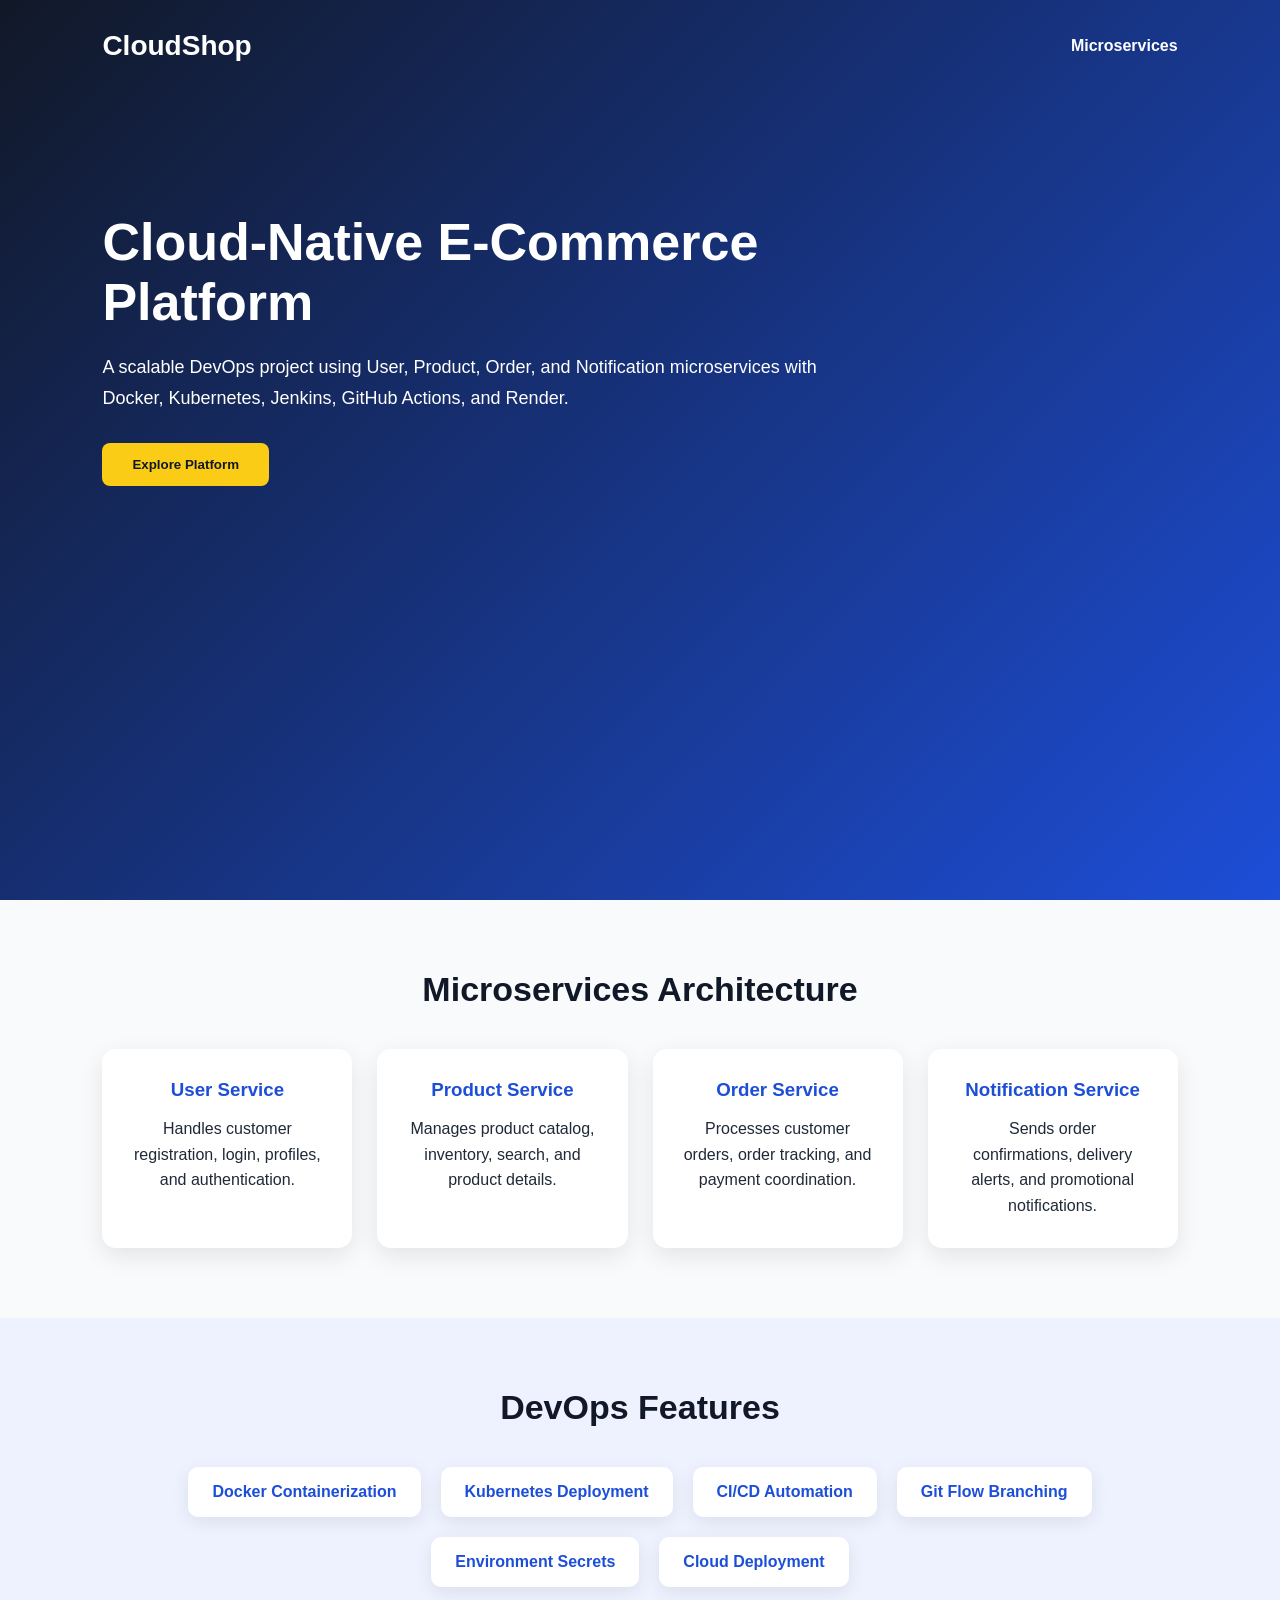
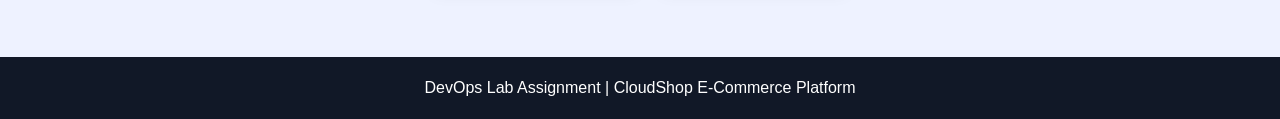
<file: src/frontend/index.html>
<!DOCTYPE html>
<html lang="en">
<head>
  <meta charset="UTF-8" />
  <meta name="viewport" content="width=device-width, initial-scale=1.0" />
  <title>CloudShop E-Commerce Platform</title>
  <link rel="stylesheet" href="style.css" />
</head>
<body>
  <header class="hero">
    <nav>
      <h2>CloudShop</h2>
      <a href="#services">Microservices</a>
    </nav>

    <div class="hero-content">
      <h1>Cloud-Native E-Commerce Platform</h1>
      <p>
        A scalable DevOps project using User, Product, Order, and Notification
        microservices with Docker, Kubernetes, Jenkins, GitHub Actions, and Render.
      </p>
      <button>Explore Platform</button>
    </div>
  </header>

  <section id="services" class="services">
    <h2>Microservices Architecture</h2>

    <div class="grid">
      <div class="card">
        <h3>User Service</h3>
        <p>Handles customer registration, login, profiles, and authentication.</p>
      </div>

      <div class="card">
        <h3>Product Service</h3>
        <p>Manages product catalog, inventory, search, and product details.</p>
      </div>

      <div class="card">
        <h3>Order Service</h3>
        <p>Processes customer orders, order tracking, and payment coordination.</p>
      </div>

      <div class="card">
        <h3>Notification Service</h3>
        <p>Sends order confirmations, delivery alerts, and promotional notifications.</p>
      </div>
    </div>
  </section>

  <section class="features">
    <h2>DevOps Features</h2>

    <div class="feature-list">
      <span>Docker Containerization</span>
      <span>Kubernetes Deployment</span>
      <span>CI/CD Automation</span>
      <span>Git Flow Branching</span>
      <span>Environment Secrets</span>
      <span>Cloud Deployment</span>
    </div>
  </section>

  <footer>
    <p>DevOps Lab Assignment | CloudShop E-Commerce Platform</p>
    <!-- CI pipeline comment update -->
  </footer>
</body>
</html>
</file>
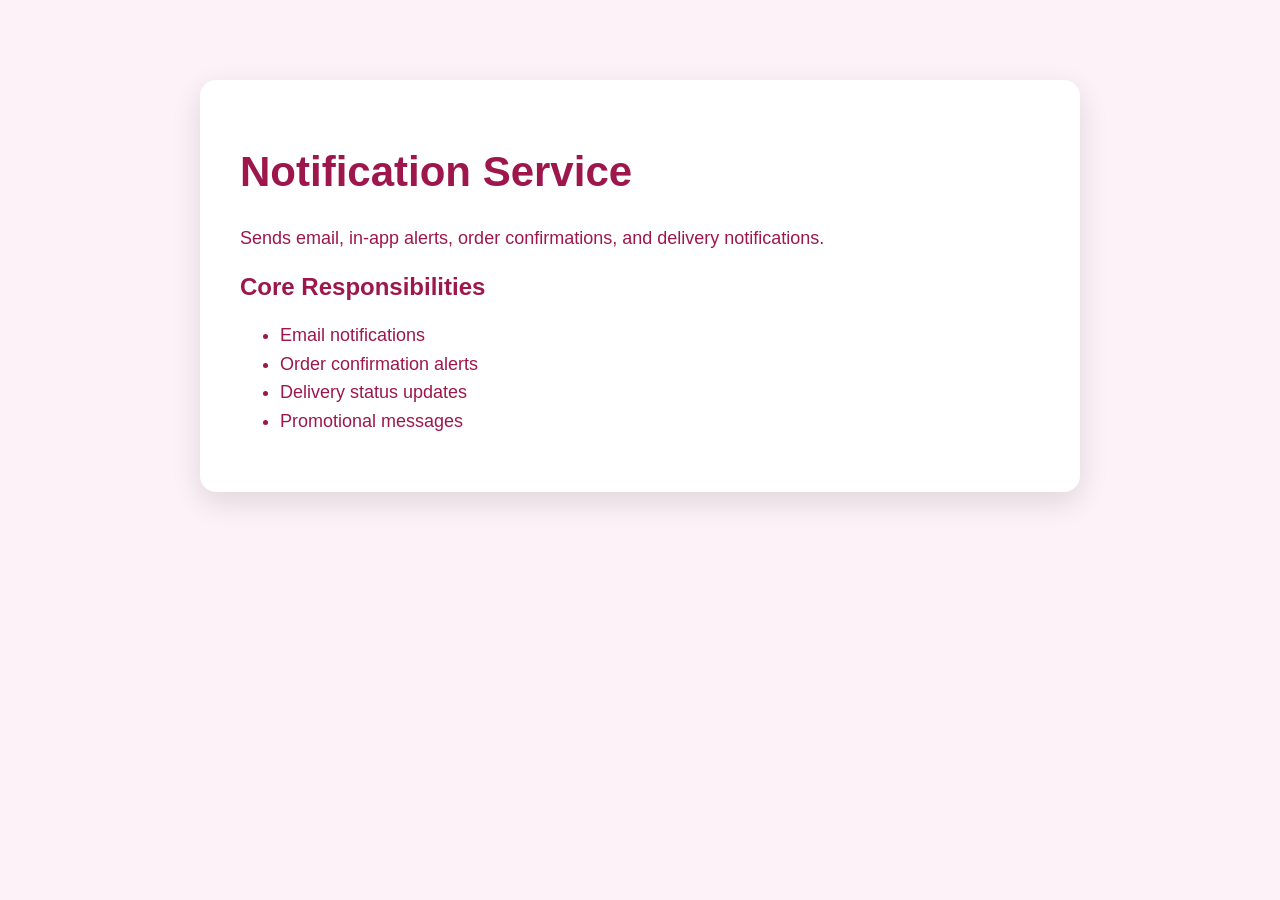
<file: src/notification-service/index.html>
<!DOCTYPE html>
<html lang="en">

<head>
    <meta charset="UTF-8">
    <title>Notification Service</title>
    <link rel="stylesheet" href="style.css">
</head>

<body>
    <main class="service-card">
        <h1>Notification Service</h1>
        <p>Sends email, in-app alerts, order confirmations, and delivery notifications.</p>

        <section>
            <h2>Core Responsibilities</h2>
            <ul>
                <li>Email notifications</li>
                <li>Order confirmation alerts</li>
                <li>Delivery status updates</li>
                <li>Promotional messages</li>
            </ul>
        </section>
    </main>
</body>
<!-- Css linting updated -->
</html>
</file>
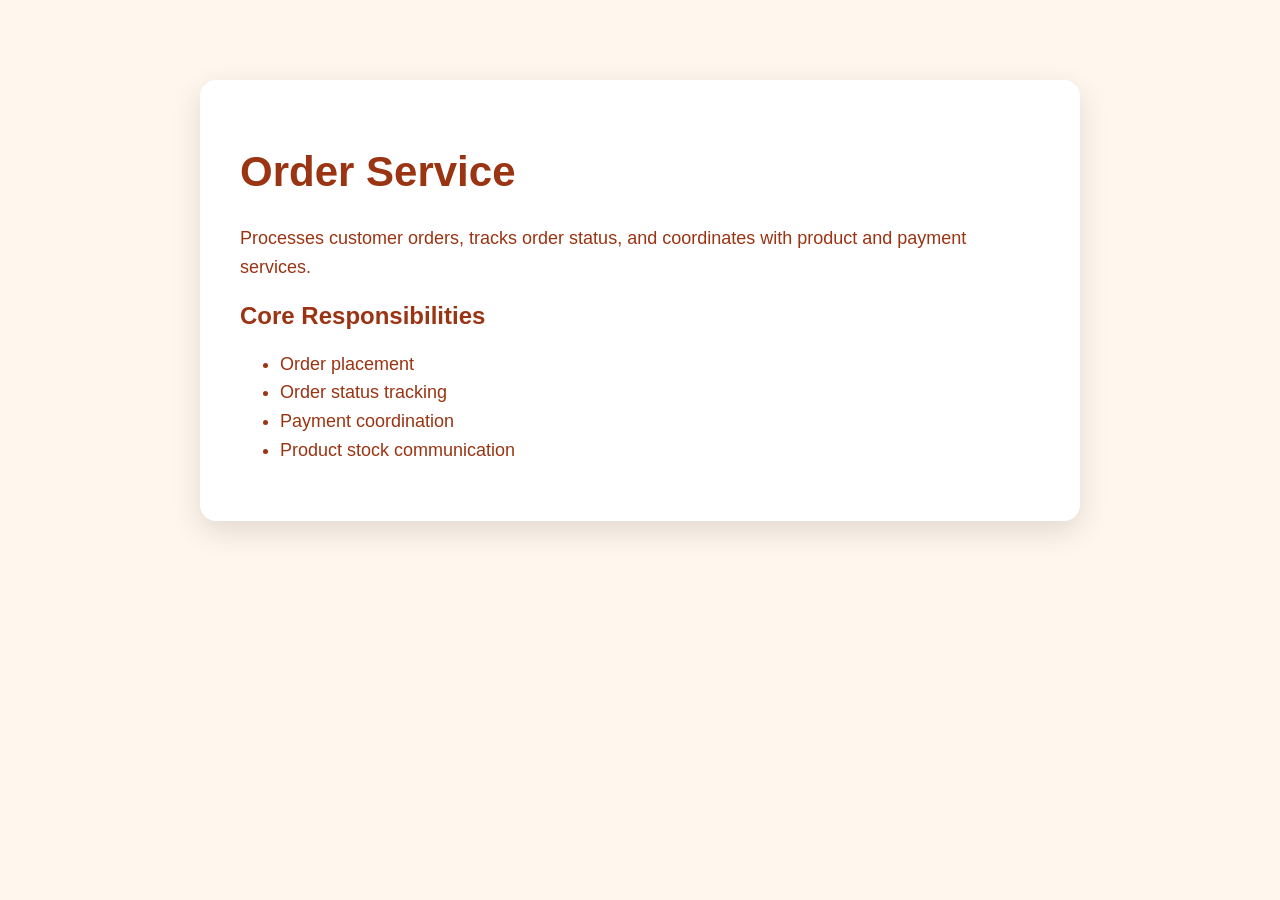
<file: src/order-service/index.html>
<!DOCTYPE html>
<html lang="en">

<head>
    <meta charset="UTF-8">
    <title>Order Service</title>
    <link rel="stylesheet" href="style.css">
</head>

<body>
    <main class="service-card">
        <h1>Order Service</h1>
        <p>Processes customer orders, tracks order status, and coordinates with product and payment services.</p>

        <section>
            <h2>Core Responsibilities</h2>
            <ul>
                <li>Order placement</li>
                <li>Order status tracking</li>
                <li>Payment coordination</li>
                <li>Product stock communication</li>
            </ul>
        </section>
    </main>
</body>
<!-- Pipeline validation updated -->
</html>
</file>
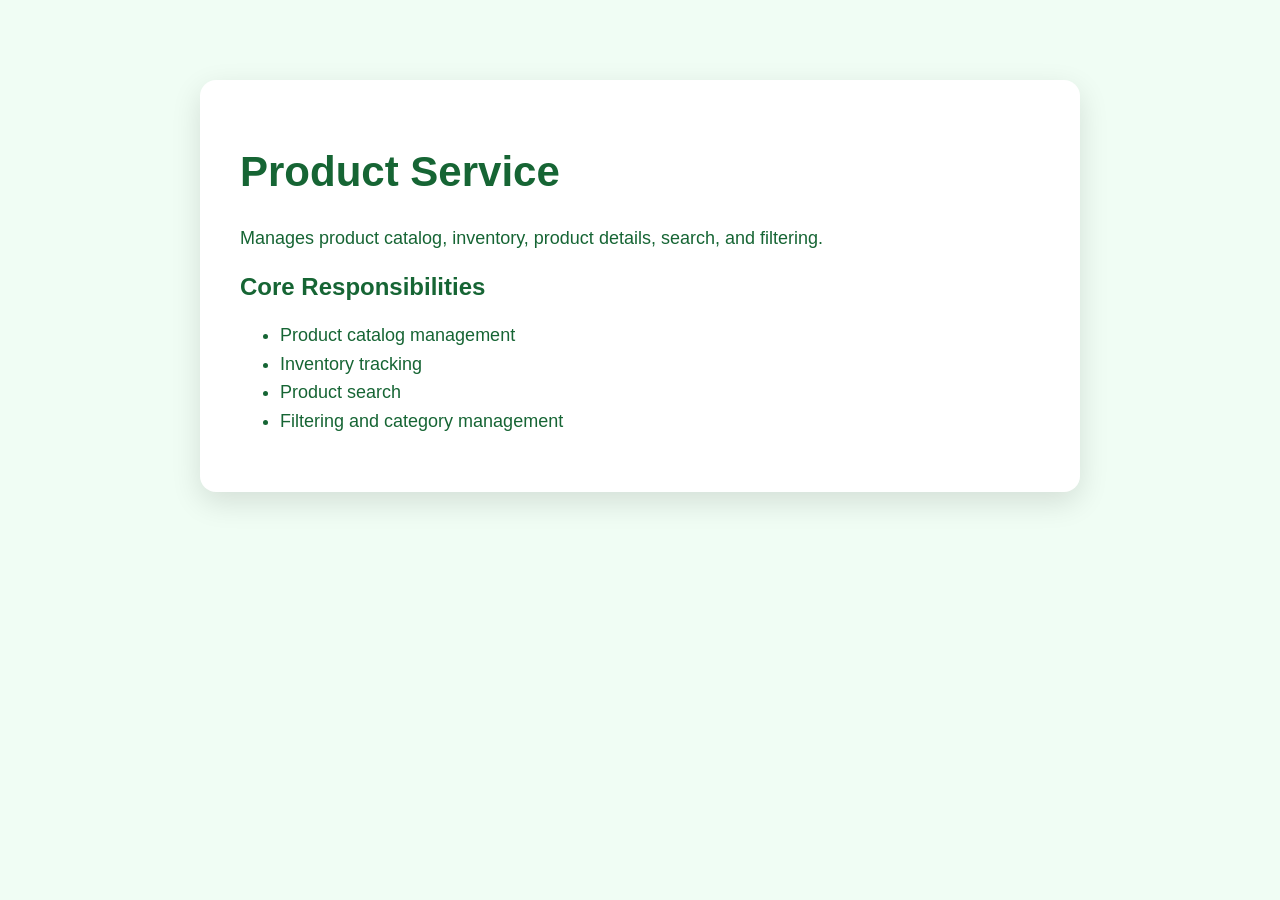
<file: src/product-service/index.html>
<!DOCTYPE html>
<html lang="en">

<head>
    <meta charset="UTF-8">
    <title>Product Service</title>
    <link rel="stylesheet" href="style.css">
</head>

<body>
    <main class="service-card">
        <h1>Product Service</h1>
        <p>Manages product catalog, inventory, product details, search, and filtering.</p>

        <section>
            <h2>Core Responsibilities</h2>
            <ul>
                <li>Product catalog management</li>
                <li>Inventory tracking</li>
                <li>Product search</li>
                <li>Filtering and category management</li>
            </ul>
        </section>
    </main>
</body>
<!-- CI/CD comments updated -->
</html>
</file>
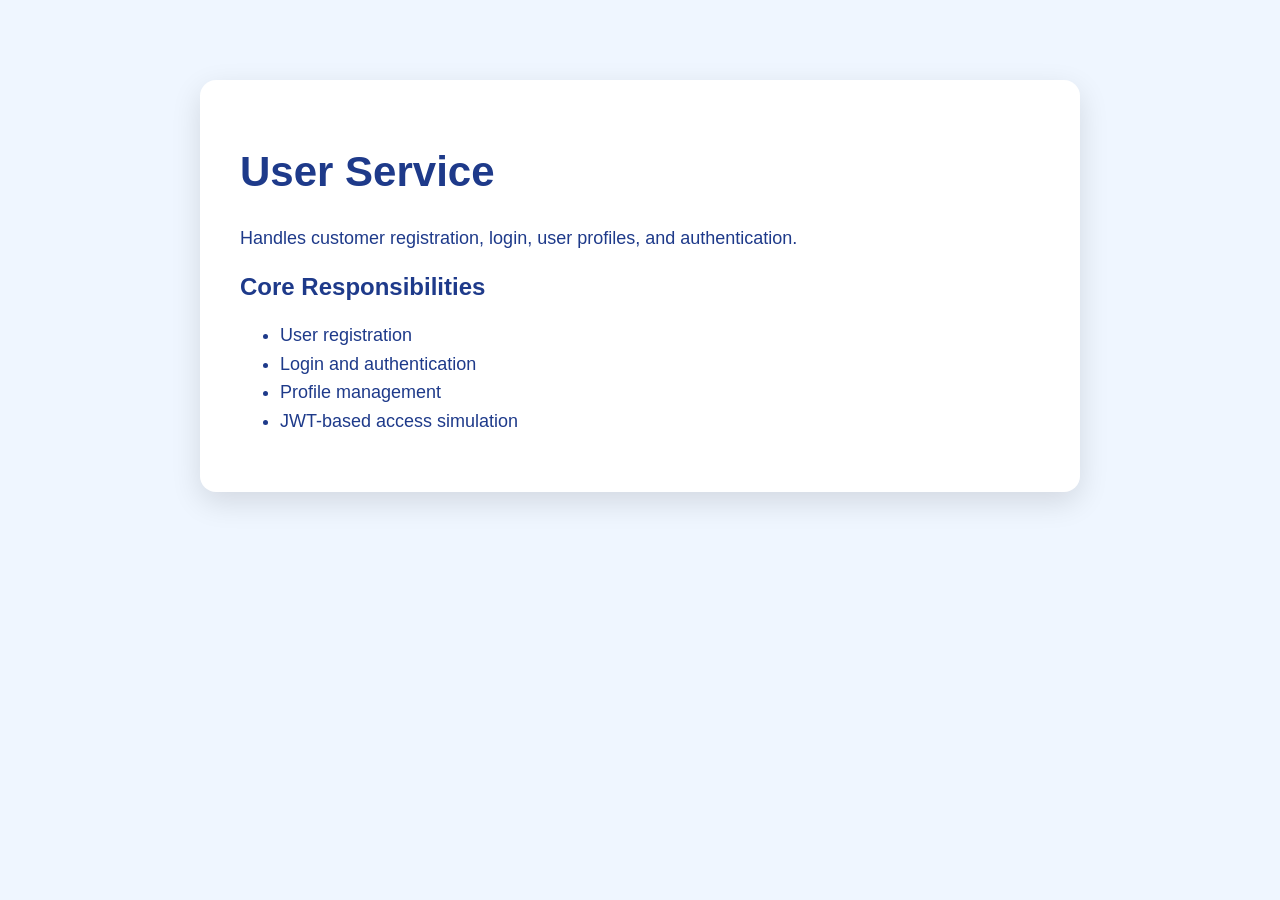
<file: src/user-service/index.html>
<!DOCTYPE html>
<html lang="en">

<head>
    <meta charset="UTF-8">
    <title>User Service</title>
    <link rel="stylesheet" href="style.css">
</head>
<!-- CD pipeline finalised -->
<body>
    <main class="service-card">
        <h1>User Service</h1>
        <p>Handles customer registration, login, user profiles, and authentication.</p>

        <section>
            <h2>Core Responsibilities</h2>
            <ul>
                <li>User registration</li>
                <li>Login and authentication</li>
                <li>Profile management</li>
                <li>JWT-based access simulation</li>
            </ul>
        </section>
    </main>
</body>

</html>
</file>
<file: src/frontend/style.css>
/* Deployment pipeline update */
* {
  margin: 0;
  padding: 0;
  box-sizing: border-box;
  font-family: Arial, sans-serif;
}

body {
  background: #f8fafc;
  color: #1f2937;
}

.hero {
  min-height: 100vh;
  background: linear-gradient(135deg, #111827, #1d4ed8);
  color: white;
  padding: 30px 8%;
}

nav {
  display: flex;
  justify-content: space-between;
  align-items: center;
}

nav h2 {
  font-size: 28px;
}

nav a {
  color: white;
  text-decoration: none;
  font-weight: bold;
}

.hero-content {
  margin-top: 150px;
  max-width: 760px;
}

.hero-content h1 {
  font-size: 52px;
  margin-bottom: 20px;
}

.hero-content p {
  font-size: 18px;
  line-height: 1.7;
  margin-bottom: 30px;
}

button {
  padding: 14px 30px;
  border: none;
  border-radius: 8px;
  background: #facc15;
  color: #111827;
  font-weight: bold;
  cursor: pointer;
}

.services,
.features {
  padding: 70px 8%;
  text-align: center;
}

.services h2,
.features h2 {
  margin-bottom: 40px;
  font-size: 34px;
  color: #111827;
}

.grid {
  display: grid;
  grid-template-columns: repeat(4, 1fr);
  gap: 25px;
}

.card {
  background: white;
  padding: 30px;
  border-radius: 14px;
  box-shadow: 0 8px 25px rgba(0, 0, 0, 0.09);
}

.card h3 {
  margin-bottom: 15px;
  color: #1d4ed8;
}

.card p {
  line-height: 1.6;
}

.features {
  background: #eef2ff;
}

.feature-list {
  display: flex;
  flex-wrap: wrap;
  justify-content: center;
  gap: 20px;
}

.feature-list span {
  background: white;
  padding: 16px 24px;
  border-radius: 10px;
  font-weight: bold;
  color: #1d4ed8;
  box-shadow: 0 5px 18px rgba(0, 0, 0, 0.08);
}

footer {
  background: #111827;
  color: white;
  text-align: center;
  padding: 22px;
}

@media (max-width: 900px) {
  .grid {
    grid-template-columns: 1fr;
  }

  .hero-content h1 {
    font-size: 38px;
  }

  .hero-content {
    margin-top: 110px;
  }
}
</file>
<file: src/notification-service/style.css>
/* Deployment checks made */
body {
  margin: 0;
  font-family: Arial, sans-serif;
  background: #fdf2f8;
  color: #9d174d;
}

.service-card {
  max-width: 800px;
  margin: 80px auto;
  background: white;
  padding: 40px;
  border-radius: 16px;
  box-shadow: 0 10px 30px rgba(0, 0, 0, 0.12);
}

h1 {
  font-size: 42px;
}

p,
li {
  font-size: 18px;
  line-height: 1.6;
}
</file>
<file: src/order-service/style.css>
/* Frontend deployment sync */
body {
  margin: 0;
  font-family: Arial, sans-serif;
  background: #fff7ed;
  color: #9a3412;
}

.service-card {
  max-width: 800px;
  margin: 80px auto;
  background: white;
  padding: 40px;
  border-radius: 16px;
  box-shadow: 0 10px 30px rgba(0, 0, 0, 0.12);
}

h1 {
  font-size: 42px;
}

p,
li {
  font-size: 18px;
  line-height: 1.6;
}
</file>
<file: src/product-service/style.css>
/* CI pipeline finalised */
body {
  margin: 0;
  font-family: Arial, sans-serif;
  background: #f0fdf4;
  color: #166534;
}

.service-card {
  max-width: 800px;
  margin: 80px auto;
  background: white;
  padding: 40px;
  border-radius: 16px;
  box-shadow: 0 10px 30px rgba(0, 0, 0, 0.12);
}

h1 {
  font-size: 42px;
}

p,
li {
  font-size: 18px;
  line-height: 1.6;
}
</file>
<file: src/user-service/style.css>
/* Pipeline validation updated */
body {
  margin: 0;
  font-family: Arial, sans-serif;
  background: #eff6ff;
  color: #1e3a8a;
}

.service-card {
  max-width: 800px;
  margin: 80px auto;
  background: white;
  padding: 40px;
  border-radius: 16px;
  box-shadow: 0 10px 30px rgba(0, 0, 0, 0.12);
}

h1 {
  font-size: 42px;
}

p,
li {
  font-size: 18px;
  line-height: 1.6;
}
</file>
